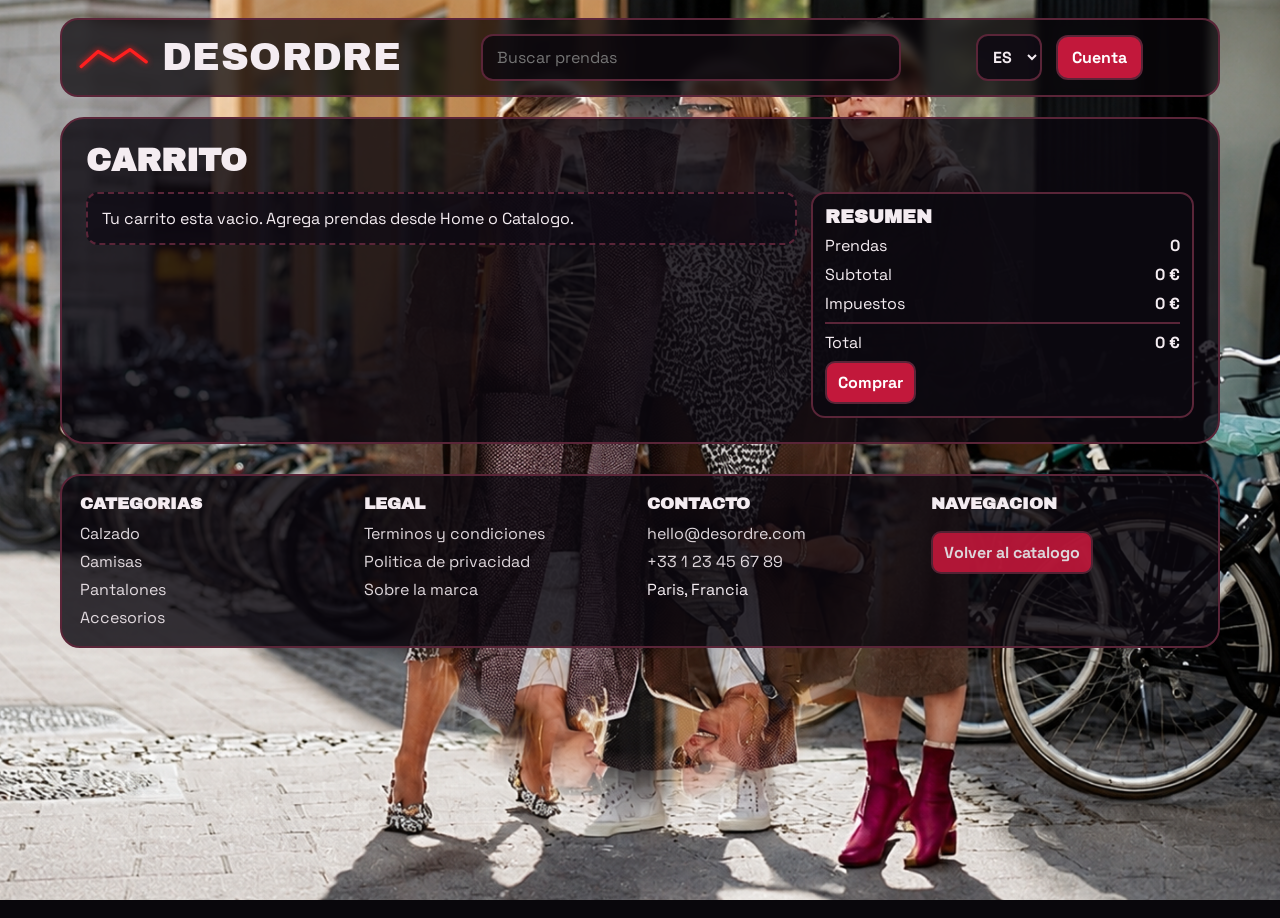
<file: cart.html>
<!doctype html>
<html lang="es">
  <head>
    <meta charset="UTF-8" />
    <meta name="viewport" content="width=device-width, initial-scale=1.0" />
    <meta name="theme-color" content="#09070c" />
    <title>Desordre | Carrito</title>
    <meta name="description" content="Vista de carrito completa de Desordre." />
    <link rel="preconnect" href="https://fonts.googleapis.com" />
    <link rel="preconnect" href="https://fonts.gstatic.com" crossorigin />
    <link
      href="https://fonts.googleapis.com/css2?family=Archivo+Black&family=Space+Grotesk:wght@400;600;700&display=swap"
      rel="stylesheet"
    />
    <link rel="stylesheet" href="style.css" />
  </head>
  <body>
    <div class="bg-layer" aria-hidden="true"></div>

    <header class="site-header">
      <nav class="navbar" aria-label="Principal">
        <a class="logo" href="index.html" aria-label="Inicio">
          <span class="logo-symbol" aria-hidden="true">
            <svg viewBox="0 0 120 48" role="img" aria-label="Trazo neon del logo">
              <path d="M8 37 L34 14 L58 28 L83 11 L108 30" />
            </svg>
          </span>
          <span class="logo-text">Desordre</span>
        </a>

        <form class="search-wrap" role="search" aria-label="Buscar productos">
          <label for="cart-search" class="sr-only">Buscar producto</label>
          <input id="cart-search" type="search" placeholder="Buscar prendas" autocomplete="off" />
        </form>

        <div class="language-wrap">
          <label for="cart-language" class="sr-only">Idioma</label>
          <select id="cart-language" class="language-select" aria-label="Seleccionar idioma">
            <option value="es">ES</option>
            <option value="en">EN</option>
            <option value="fr">FR</option>
          </select>
        </div>

        <div class="account-menu">
          <button id="cart-account-btn" class="account-btn" type="button" aria-expanded="false" aria-controls="cart-account-dropdown">Cuenta</button>
          <ul id="cart-account-dropdown" class="account-dropdown" role="menu" hidden>
            <li role="none"><a role="menuitem" href="#">Mi perfil</a></li>
            <li role="none"><a role="menuitem" href="#">Pedidos</a></li>
            <li role="none"><a role="menuitem" href="#">Favoritos</a></li>
            <li role="none"><a role="menuitem" href="cart.html">Carrito</a></li>
            <li role="none"><a role="menuitem" href="#">Cerrar sesion</a></li>
          </ul>
        </div>
      </nav>
    </header>

    <main class="cart-main" aria-labelledby="cart-title">
      <h1 id="cart-title">Carrito</h1>
      <div class="cart-layout">
        <section class="cart-list-wrap" aria-label="Productos en el carrito">
          <ul id="cart-list" class="cart-list" aria-live="polite" aria-relevant="additions removals"></ul>
        </section>

        <aside class="cart-summary" aria-label="Totalizacion">
          <h2>Resumen</h2>
          <p><span>Prendas</span><strong id="items-value">0</strong></p>
          <p><span>Subtotal</span><strong id="subtotal-value">0 EUR</strong></p>
          <p><span>Impuestos</span><strong id="tax-value">0 EUR</strong></p>
          <p class="cart-total"><span>Total</span><strong id="total-value">0 EUR</strong></p>
          <a href="checkout.html" class="work-link">Comprar</a>
        </aside>
      </div>
    </main>

    <footer class="site-footer" aria-label="Pie de pagina">
      <section class="footer-col" aria-labelledby="footer-categories">
        <h2 id="footer-categories">Categorias</h2>
        <ul>
          <li><a href="#">Calzado</a></li>
          <li><a href="#">Camisas</a></li>
          <li><a href="#">Pantalones</a></li>
          <li><a href="#">Accesorios</a></li>
        </ul>
      </section>
      <section class="footer-col" aria-labelledby="footer-legal">
        <h2 id="footer-legal">Legal</h2>
        <ul>
          <li><a href="#">Terminos y condiciones</a></li>
          <li><a href="#">Politica de privacidad</a></li>
          <li><a href="#">Sobre la marca</a></li>
        </ul>
      </section>
      <section class="footer-col" aria-labelledby="footer-contact">
        <h2 id="footer-contact">Contacto</h2>
        <ul>
          <li><a href="mailto:hello@desordre.com">hello@desordre.com</a></li>
          <li><a href="tel:+33123456789">+33 1 23 45 67 89</a></li>
          <li>Paris, Francia</li>
        </ul>
      </section>
      <section class="footer-col footer-col-work" aria-labelledby="footer-links">
        <h2 id="footer-links">Navegacion</h2>
        <a class="work-link" href="catalog.html">Volver al catalogo</a>
      </section>
    </footer>

    <script src="cart.js" defer></script>
  </body>
</html>
</file>
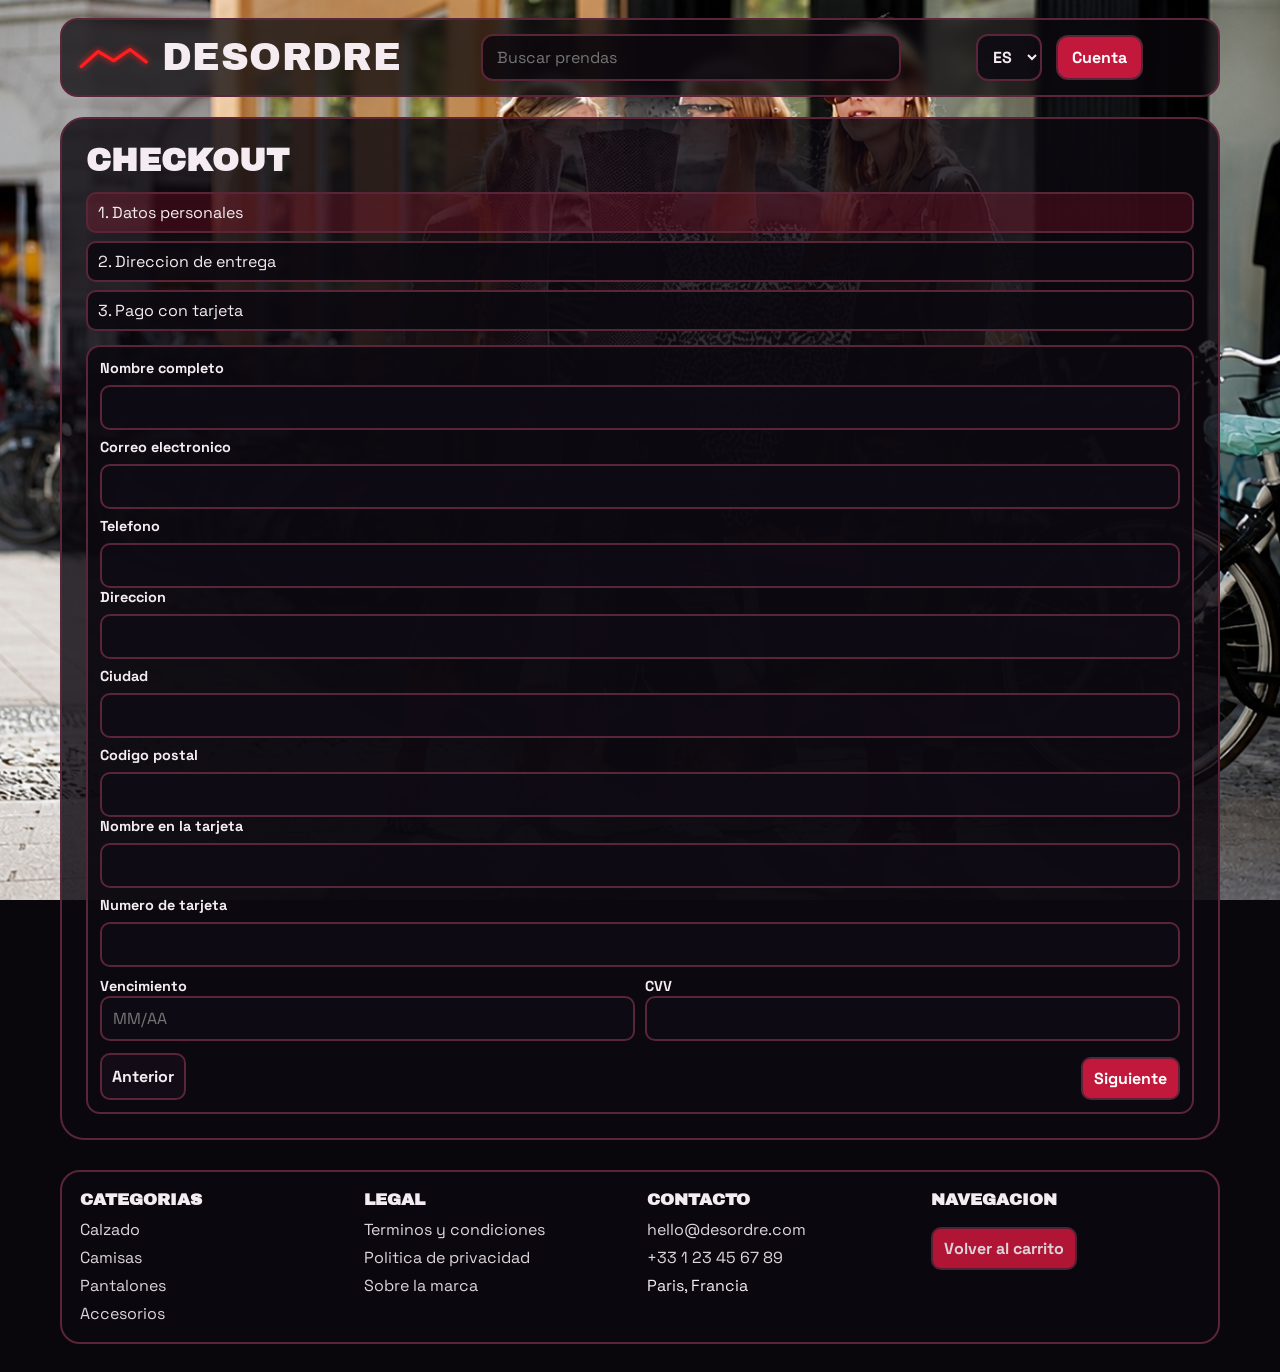
<file: checkout.html>
<!doctype html>
<html lang="es">
  <head>
    <meta charset="UTF-8" />
    <meta name="viewport" content="width=device-width, initial-scale=1.0" />
    <meta name="theme-color" content="#09070c" />
    <title>Desordre | Checkout</title>
    <meta name="description" content="Proceso de compra en 3 pasos de Desordre." />
    <link rel="preconnect" href="https://fonts.googleapis.com" />
    <link rel="preconnect" href="https://fonts.gstatic.com" crossorigin />
    <link
      href="https://fonts.googleapis.com/css2?family=Archivo+Black&family=Space+Grotesk:wght@400;600;700&display=swap"
      rel="stylesheet"
    />
    <link rel="stylesheet" href="style.css" />
  </head>
  <body>
    <div class="bg-layer" aria-hidden="true"></div>

    <header class="site-header">
      <nav class="navbar" aria-label="Principal">
        <a class="logo" href="index.html" aria-label="Inicio">
          <span class="logo-symbol" aria-hidden="true">
            <svg viewBox="0 0 120 48" role="img" aria-label="Trazo neon del logo">
              <path d="M8 37 L34 14 L58 28 L83 11 L108 30" />
            </svg>
          </span>
          <span class="logo-text">Desordre</span>
        </a>

        <form class="search-wrap" role="search" aria-label="Buscar productos">
          <label for="checkout-search" class="sr-only">Buscar producto</label>
          <input id="checkout-search" type="search" placeholder="Buscar prendas" autocomplete="off" />
        </form>

        <div class="language-wrap">
          <label for="checkout-language" class="sr-only">Idioma</label>
          <select id="checkout-language" class="language-select" aria-label="Seleccionar idioma">
            <option value="es">ES</option>
            <option value="en">EN</option>
            <option value="fr">FR</option>
          </select>
        </div>

        <div class="account-menu">
          <button id="checkout-account-btn" class="account-btn" type="button" aria-expanded="false" aria-controls="checkout-account-dropdown">Cuenta</button>
          <ul id="checkout-account-dropdown" class="account-dropdown" role="menu" hidden>
            <li role="none"><a role="menuitem" href="#">Mi perfil</a></li>
            <li role="none"><a role="menuitem" href="#">Pedidos</a></li>
            <li role="none"><a role="menuitem" href="#">Favoritos</a></li>
            <li role="none"><a role="menuitem" href="cart.html">Carrito</a></li>
            <li role="none"><a role="menuitem" href="#">Cerrar sesion</a></li>
          </ul>
        </div>
      </nav>
    </header>

    <main class="checkout-main" aria-labelledby="checkout-title">
      <h1 id="checkout-title">Checkout</h1>

      <ol class="checkout-steps" id="checkout-steps" aria-label="Pasos de checkout">
        <li class="is-active">1. Datos personales</li>
        <li>2. Direccion de entrega</li>
        <li>3. Pago con tarjeta</li>
      </ol>

      <form id="checkout-form" class="checkout-form">
        <section class="checkout-panel is-active" data-step="1">
          <label for="full-name">Nombre completo</label>
          <input id="full-name" name="fullName" type="text" autocomplete="name" required />

          <label for="email">Correo electronico</label>
          <input id="email" name="email" type="email" autocomplete="email" required />

          <label for="phone">Telefono</label>
          <input id="phone" name="phone" type="tel" autocomplete="tel" required />
        </section>

        <section class="checkout-panel" data-step="2" hidden>
          <label for="address">Direccion</label>
          <input id="address" name="address" type="text" autocomplete="street-address" required />

          <label for="city">Ciudad</label>
          <input id="city" name="city" type="text" autocomplete="address-level2" required />

          <label for="zip">Codigo postal</label>
          <input id="zip" name="zip" type="text" autocomplete="postal-code" required />
        </section>

        <section class="checkout-panel" data-step="3" hidden>
          <label for="card-name">Nombre en la tarjeta</label>
          <input id="card-name" name="cardName" type="text" required />

          <label for="card-number">Numero de tarjeta</label>
          <input id="card-number" name="cardNumber" type="text" inputmode="numeric" required />

          <div class="checkout-row">
            <div>
              <label for="card-exp">Vencimiento</label>
              <input id="card-exp" name="cardExp" type="text" placeholder="MM/AA" required />
            </div>
            <div>
              <label for="card-cvv">CVV</label>
              <input id="card-cvv" name="cardCvv" type="password" inputmode="numeric" required />
            </div>
          </div>
        </section>

        <div class="checkout-actions">
          <button id="checkout-prev" class="card-btn" type="button">Anterior</button>
          <button id="checkout-next" class="work-submit" type="button">Siguiente</button>
        </div>
      </form>
    </main>

    <footer class="site-footer" aria-label="Pie de pagina">
      <section class="footer-col" aria-labelledby="footer-categories">
        <h2 id="footer-categories">Categorias</h2>
        <ul>
          <li><a href="#">Calzado</a></li>
          <li><a href="#">Camisas</a></li>
          <li><a href="#">Pantalones</a></li>
          <li><a href="#">Accesorios</a></li>
        </ul>
      </section>
      <section class="footer-col" aria-labelledby="footer-legal">
        <h2 id="footer-legal">Legal</h2>
        <ul>
          <li><a href="#">Terminos y condiciones</a></li>
          <li><a href="#">Politica de privacidad</a></li>
          <li><a href="#">Sobre la marca</a></li>
        </ul>
      </section>
      <section class="footer-col" aria-labelledby="footer-contact">
        <h2 id="footer-contact">Contacto</h2>
        <ul>
          <li><a href="mailto:hello@desordre.com">hello@desordre.com</a></li>
          <li><a href="tel:+33123456789">+33 1 23 45 67 89</a></li>
          <li>Paris, Francia</li>
        </ul>
      </section>
      <section class="footer-col footer-col-work" aria-labelledby="footer-links">
        <h2 id="footer-links">Navegacion</h2>
        <a class="work-link" href="cart.html">Volver al carrito</a>
      </section>
    </footer>

    <script src="checkout.js" defer></script>
  </body>
</html>
</file>
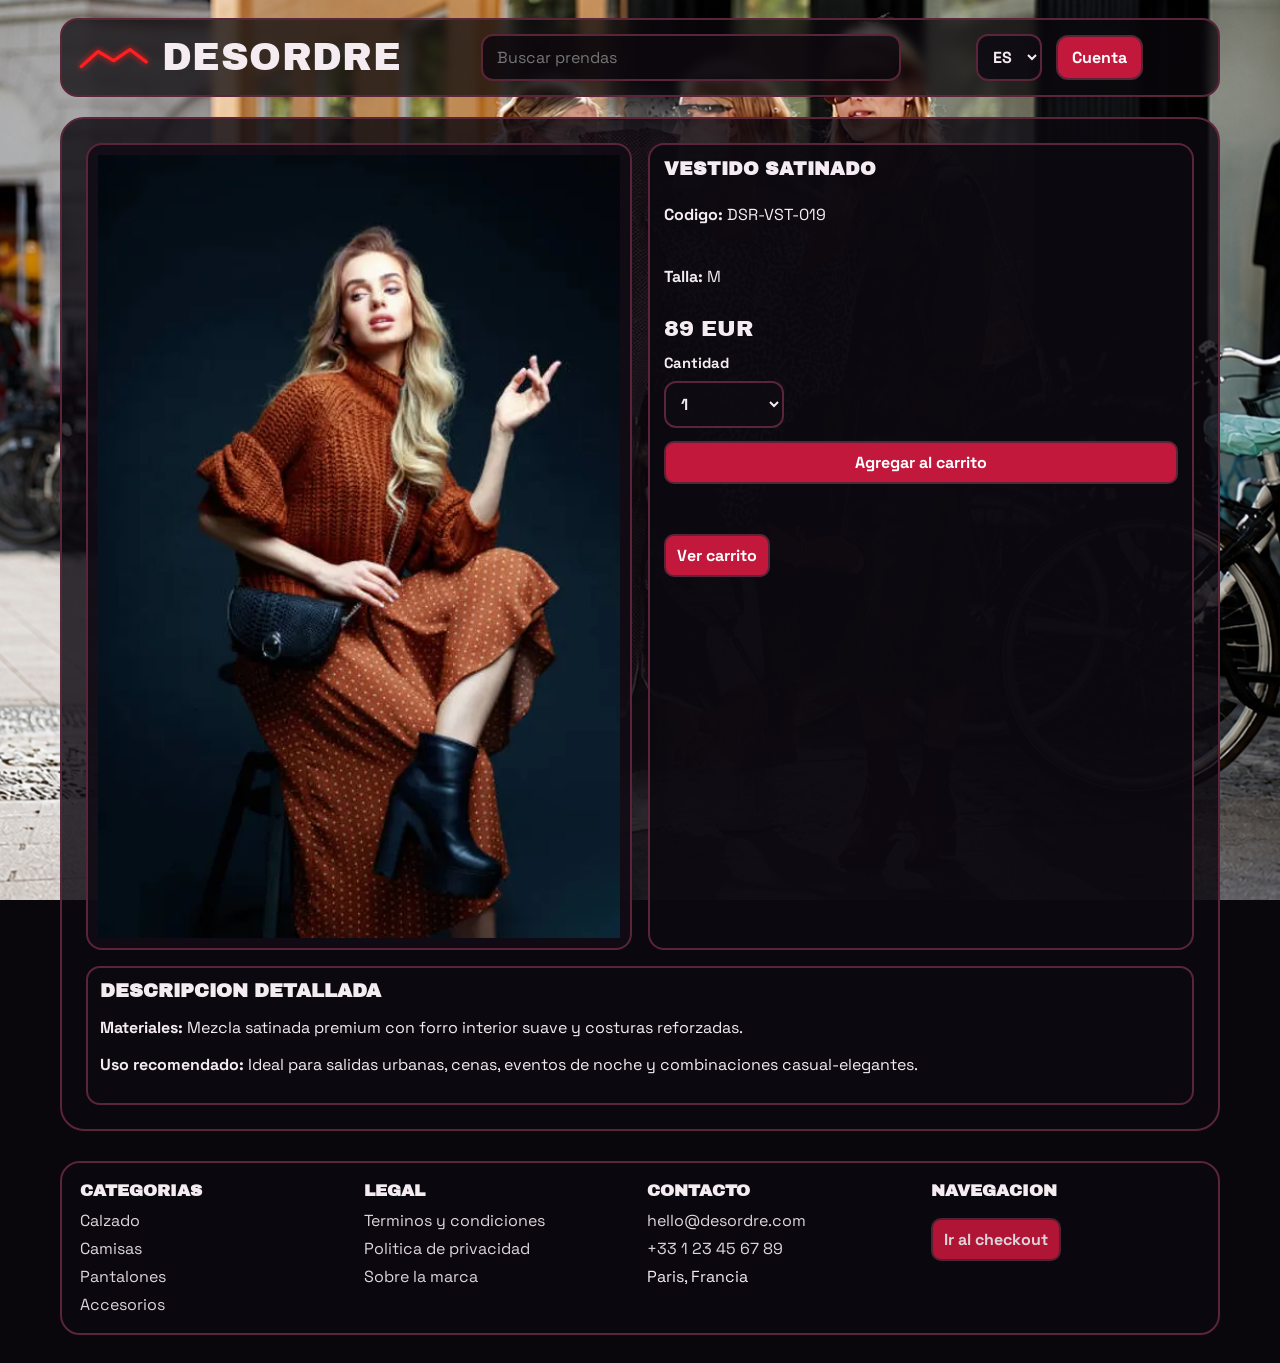
<file: product.html>
<!doctype html>
<html lang="es">
  <head>
    <meta charset="UTF-8" />
    <meta name="viewport" content="width=device-width, initial-scale=1.0" />
    <meta name="theme-color" content="#09070c" />
    <title>Desordre | Producto</title>
    <meta name="description" content="Detalle de producto Desordre." />
    <link rel="preconnect" href="https://fonts.googleapis.com" />
    <link rel="preconnect" href="https://fonts.gstatic.com" crossorigin />
    <link
      href="https://fonts.googleapis.com/css2?family=Archivo+Black&family=Space+Grotesk:wght@400;600;700&display=swap"
      rel="stylesheet"
    />
    <link rel="stylesheet" href="style.css" />
  </head>
  <body>
    <div class="bg-layer" aria-hidden="true"></div>

    <header class="site-header">
      <nav class="navbar" aria-label="Principal">
        <a class="logo" href="index.html" aria-label="Inicio">
          <span class="logo-symbol" aria-hidden="true">
            <svg viewBox="0 0 120 48" role="img" aria-label="Trazo neon del logo">
              <path d="M8 37 L34 14 L58 28 L83 11 L108 30" />
            </svg>
          </span>
          <span class="logo-text">Desordre</span>
        </a>

        <form class="search-wrap" role="search" aria-label="Buscar productos">
          <label for="product-search" class="sr-only">Buscar producto</label>
          <input id="product-search" type="search" placeholder="Buscar prendas" autocomplete="off" />
        </form>

        <div class="language-wrap">
          <label for="product-language" class="sr-only">Idioma</label>
          <select id="product-language" class="language-select" aria-label="Seleccionar idioma">
            <option value="es">ES</option>
            <option value="en">EN</option>
            <option value="fr">FR</option>
          </select>
        </div>

        <div class="account-menu">
          <button id="product-account-btn" class="account-btn" type="button" aria-expanded="false" aria-controls="product-account-dropdown">Cuenta</button>
          <ul id="product-account-dropdown" class="account-dropdown" role="menu" hidden>
            <li role="none"><a role="menuitem" href="#">Mi perfil</a></li>
            <li role="none"><a role="menuitem" href="#">Pedidos</a></li>
            <li role="none"><a role="menuitem" href="#">Favoritos</a></li>
            <li role="none"><a role="menuitem" href="cart.html">Carrito</a></li>
            <li role="none"><a role="menuitem" href="#">Cerrar sesion</a></li>
          </ul>
        </div>
      </nav>
    </header>

    <main class="product-main" aria-labelledby="product-title">
      <section class="product-layout">
        <div class="product-visual">
          <img src="assets/images/vestido.webp" alt="Vestido Satinado" id="product-image" width="1200" height="1500" decoding="async" fetchpriority="high" />
        </div>

        <article class="product-info">
          <h1 id="product-title">Vestido Satinado</h1>
          <p class="product-ref"><strong>Codigo:</strong> DSR-VST-019</p>
          <p class="product-size"><strong>Talla:</strong> M</p>
          <p class="product-price" id="product-price">89 EUR</p>

          <label for="product-qty" class="product-label">Cantidad</label>
          <select id="product-qty" class="language-select product-qty">
            <option value="1">1</option>
            <option value="2">2</option>
            <option value="3">3</option>
            <option value="4">4</option>
            <option value="5">5</option>
          </select>

          <button id="add-to-cart-btn" class="work-submit" type="button">Agregar al carrito</button>
          <p id="cart-feedback" class="cart-feedback" role="status" aria-live="polite"></p>
          <a href="cart.html" class="work-link">Ver carrito</a>
        </article>
      </section>

      <section class="product-detail" aria-labelledby="detail-title">
        <h2 id="detail-title">Descripcion detallada</h2>
        <p><strong>Materiales:</strong> Mezcla satinada premium con forro interior suave y costuras reforzadas.</p>
        <p><strong>Uso recomendado:</strong> Ideal para salidas urbanas, cenas, eventos de noche y combinaciones casual-elegantes.</p>
      </section>
    </main>

    <footer class="site-footer" aria-label="Pie de pagina">
      <section class="footer-col" aria-labelledby="footer-categories">
        <h2 id="footer-categories">Categorias</h2>
        <ul>
          <li><a href="#">Calzado</a></li>
          <li><a href="#">Camisas</a></li>
          <li><a href="#">Pantalones</a></li>
          <li><a href="#">Accesorios</a></li>
        </ul>
      </section>

      <section class="footer-col" aria-labelledby="footer-legal">
        <h2 id="footer-legal">Legal</h2>
        <ul>
          <li><a href="#">Terminos y condiciones</a></li>
          <li><a href="#">Politica de privacidad</a></li>
          <li><a href="#">Sobre la marca</a></li>
        </ul>
      </section>

      <section class="footer-col" aria-labelledby="footer-contact">
        <h2 id="footer-contact">Contacto</h2>
        <ul>
          <li><a href="mailto:hello@desordre.com">hello@desordre.com</a></li>
          <li><a href="tel:+33123456789">+33 1 23 45 67 89</a></li>
          <li>Paris, Francia</li>
        </ul>
      </section>

      <section class="footer-col footer-col-work" aria-labelledby="footer-links">
        <h2 id="footer-links">Navegacion</h2>
        <a class="work-link" href="checkout.html">Ir al checkout</a>
      </section>
    </footer>

    <script src="product.js" defer></script>
  </body>
</html>
</file>
<file: style.css>
:root {
  --ink: #f4ecf1;
  --line: #5a2538;
  --surface: rgba(12, 8, 14, 0.84);
  --accent-crimson: #c2183b;
  --accent-wine: #751428;
  --accent-bone: #d8c8d1;
  --accent-steel: #6e7788;
  --shadow: 0 16px 32px rgba(0, 0, 0, 0.45);
}

* {
  box-sizing: border-box;
}

body {
  margin: 0;
  min-height: 100vh;
  font-family: "Space Grotesk", sans-serif;
  color: var(--ink);
  background: #09070c;
  overflow-x: hidden;
}

img {
  max-width: 100%;
}

.bg-layer {
  position: fixed;
  inset: 0;
  z-index: -1;
  background:
    linear-gradient(180deg, rgba(8, 5, 10, 0.7) 0%, rgba(8, 5, 10, 0.76) 100%),
    radial-gradient(circle at 20% 12%, rgba(194, 24, 59, 0.35), transparent 42%),
    radial-gradient(circle at 78% 80%, rgba(110, 119, 136, 0.28), transparent 44%),
    linear-gradient(180deg, #130d17 0%, #0b0910 100%);
}

.bg-layer::before,
.bg-layer::after {
  content: "";
  position: absolute;
  inset: 0;
  background: url("invertidas.png") center center / cover no-repeat;
  pointer-events: none;
}

.bg-layer::before {
  transform: rotate(180deg);
  transform-origin: center;
}

.bg-layer::after {
  opacity: 0.92;
  -webkit-mask-image: radial-gradient(
    ellipse 30% 54% at 50% 50%,
    rgba(0, 0, 0, 0.96) 62%,
    rgba(0, 0, 0, 0) 76%
  );
  mask-image: radial-gradient(
    ellipse 30% 54% at 50% 50%,
    rgba(0, 0, 0, 0.96) 62%,
    rgba(0, 0, 0, 0) 76%
  );
}

.site-header,
main,
.site-footer {
  width: min(1160px, 94vw);
  margin: 0 auto;
}

.navbar {
  margin-top: 18px;
  padding: 14px;
  border: 2px solid var(--line);
  border-radius: 18px;
  background: rgba(10, 7, 12, 0.74);
  backdrop-filter: blur(5px);
  display: grid;
  grid-template-columns: auto minmax(220px, 0.7fr) auto auto;
  align-items: center;
  gap: 14px;
}

.logo {
  display: inline-flex;
  align-items: center;
  gap: 8px;
  text-decoration: none;
  color: var(--ink);
}

.logo-symbol {
  width: 78px;
  height: 38px;
  display: inline-flex;
  align-items: center;
}

.logo-symbol svg {
  width: 100%;
  height: 100%;
}

.logo-symbol path {
  fill: none;
  stroke: #ff1f1f;
  stroke-width: 5;
  stroke-linecap: round;
  stroke-linejoin: round;
  filter: drop-shadow(0 0 5px rgba(255, 31, 31, 0.95));
}

.logo-text {
  font-family: "Archivo Black", sans-serif;
  font-size: clamp(1.75rem, 3vw, 2.55rem);
  line-height: 1;
  color: var(--ink);
  letter-spacing: 0.01em;
  text-transform: uppercase;
}

.search-wrap {
  width: 100%;
  max-width: 420px;
  justify-self: end;
}

.search-wrap input {
  width: 100%;
  border: 2px solid var(--line);
  border-radius: 12px;
  font: inherit;
  color: var(--ink);
  padding: 11px 14px;
  background: var(--surface);
}

.search-wrap input:focus-visible,
.language-select:focus-visible,
.account-btn:focus-visible,
.cta:focus-visible,
.card-btn:focus-visible,
.product-modal-close:focus-visible,
.work-submit:focus-visible,
.work-link:focus-visible,
.card-image-gallery:focus-visible {
  outline: 3px solid rgba(194, 24, 59, 0.42);
  outline-offset: 2px;
}

.language-wrap {
  justify-self: end;
}

.language-select {
  border: 2px solid var(--line);
  border-radius: 12px;
  padding: 10px 11px;
  font: inherit;
  font-weight: 700;
  color: var(--ink);
  background: rgba(14, 10, 18, 0.9);
  cursor: pointer;
}

.account-menu {
  position: relative;
}

.account-btn {
  border: 2px solid var(--line);
  border-radius: 12px;
  padding: 10px 14px;
  font: inherit;
  font-weight: 700;
  background: var(--accent-crimson);
  color: #fff;
  cursor: pointer;
}

.account-dropdown {
  list-style: none;
  margin: 8px 0 0;
  padding: 8px;
  position: absolute;
  right: 0;
  min-width: 190px;
  border: 2px solid var(--line);
  border-radius: 12px;
  background: rgba(14, 10, 18, 0.96);
  box-shadow: var(--shadow);
}

.account-dropdown a {
  display: block;
  padding: 8px 10px;
  text-decoration: none;
  color: var(--ink);
  font-weight: 600;
  border-radius: 8px;
}

.account-dropdown a:hover {
  background: #281720;
}

.hero {
  margin-top: 20px;
  border: 2px solid var(--line);
  border-radius: 28px;
  padding: clamp(20px, 5vw, 48px);
  background: rgba(11, 8, 15, 0.8);
  display: grid;
  grid-template-columns: 1.1fr 0.9fr;
  gap: 16px;
  align-items: center;
}

.badge {
  margin: 0;
  display: inline-block;
  padding: 6px 11px;
  border: 2px solid var(--line);
  border-radius: 999px;
  background: #2a1721;
  color: var(--accent-bone);
  font-size: 0.86rem;
  font-weight: 700;
}

.hero h1 {
  margin: 14px 0 10px;
  font-family: "Archivo Black", sans-serif;
  text-transform: uppercase;
  line-height: 0.95;
  font-size: clamp(2rem, 5vw, 4rem);
  max-width: 13ch;
}

.hero-copy p {
  max-width: 56ch;
}

.cta {
  display: inline-flex;
  margin-top: 8px;
  border: 2px solid var(--line);
  border-radius: 12px;
  padding: 11px 15px;
  text-decoration: none;
  font-weight: 700;
  color: #fff;
  background: var(--accent-crimson);
}

.hero-copy .cta + .cta {
  margin-left: 10px;
}

.hero-art {
  min-height: 0;
  aspect-ratio: 1537 / 1023;
  position: relative;
  border: 2px solid var(--line);
  border-radius: 20px;
  background:
    linear-gradient(180deg, rgba(10, 8, 14, 0.16), rgba(10, 8, 14, 0.62)),
    url("assets/images/gorra desordre.png") center center / cover no-repeat;
  overflow: hidden;
}

.shape {
  display: none;
}

.product-section {
  margin-top: 26px;
  content-visibility: auto;
  contain-intrinsic-size: 500px;
}

.section-head h2 {
  margin: 0;
  font-family: "Archivo Black", sans-serif;
  text-transform: uppercase;
  font-size: clamp(1.5rem, 3.5vw, 2.2rem);
}

.section-head p {
  margin: 4px 0 0;
}

.product-track {
  list-style: none;
  margin: 14px 0 0;
  padding: 0 2px 8px;
  display: grid;
  grid-auto-flow: column;
  grid-auto-columns: minmax(220px, 300px);
  gap: 14px;
  overflow-x: auto;
  scroll-snap-type: x mandatory;
}

.product-track::-webkit-scrollbar {
  height: 11px;
}

.product-track::-webkit-scrollbar-thumb {
  background: #512f3e;
  border-radius: 999px;
}

.product-card {
  scroll-snap-align: start;
  border: 2px solid var(--line);
  border-radius: 16px;
  overflow: hidden;
  background: rgba(12, 8, 16, 0.88);
}

.card-image {
  height: 150px;
  border-bottom: 2px solid var(--line);
}

.card-image-gallery {
  height: 230px;
  background: rgba(16, 11, 20, 0.92);
  overflow: hidden;
  position: relative;
  display: grid;
  place-items: center;
  padding: 8px;
}

.card-image-gallery img {
  width: 100%;
  height: 100%;
  object-fit: contain;
  display: block;
  border-radius: 8px;
}

.card-image-gallery + .card-body {
  padding-top: 16px;
}

.card-body {
  padding: 12px;
}

.card-body h3 {
  margin: 0;
  font-size: 1.05rem;
}

.card-meta {
  margin: 4px 0 8px;
  font-size: 0.93rem;
  opacity: 0.82;
}

.card-row {
  display: flex;
  align-items: center;
  justify-content: space-between;
  gap: 8px;
}

.card-actions {
  display: flex;
  gap: 8px;
  flex-wrap: wrap;
  justify-content: flex-end;
}

.price {
  font-family: "Archivo Black", sans-serif;
  font-size: 1.1rem;
}

.card-btn {
  border: 2px solid var(--line);
  border-radius: 10px;
  padding: 8px 10px;
  background: rgba(20, 13, 24, 0.95);
  color: var(--ink);
  font: inherit;
  font-weight: 700;
  cursor: pointer;
}

.empty-search {
  margin: 8px 0 0;
  border: 2px dashed var(--line);
  border-radius: 12px;
  padding: 12px;
  background: rgba(15, 10, 20, 0.72);
}

.site-footer {
  margin-top: 30px;
  margin-bottom: 28px;
  padding: 18px;
  border: 2px solid var(--line);
  border-radius: 20px;
  background: rgba(11, 8, 15, 0.82);
  display: grid;
  grid-template-columns: repeat(4, minmax(0, 1fr));
  gap: 14px;
  content-visibility: auto;
  contain-intrinsic-size: 280px;
}

.footer-col h2 {
  margin: 0 0 10px;
  font-family: "Archivo Black", sans-serif;
  text-transform: uppercase;
  font-size: 1.05rem;
}

.footer-col ul {
  list-style: none;
  margin: 0;
  padding: 0;
  display: grid;
  gap: 7px;
}

.footer-col a {
  color: var(--ink);
  text-decoration: none;
  opacity: 0.9;
}

.footer-col a:hover {
  color: var(--accent-bone);
  text-decoration: underline;
}

.footer-col-work {
  display: grid;
  align-content: start;
  gap: 8px;
}

.work-link {
  display: inline-flex;
  align-items: center;
  justify-content: center;
  border: 2px solid var(--line);
  border-radius: 10px;
  padding: 9px 11px;
  background: var(--accent-crimson);
  color: #fff;
  font: inherit;
  font-weight: 700;
  text-decoration: none;
  width: fit-content;
}

.work-submit {
  margin-top: 4px;
  border: 2px solid var(--line);
  border-radius: 10px;
  padding: 9px 11px;
  background: var(--accent-crimson);
  color: #fff;
  font: inherit;
  font-weight: 700;
  cursor: pointer;
}

.register-shell {
  width: min(760px, 94vw);
  margin: 24px auto 28px;
  border: 2px solid var(--line);
  border-radius: 20px;
  padding: clamp(16px, 4vw, 24px);
  background: rgba(11, 8, 15, 0.85);
}

.register-shell h1 {
  margin: 0;
  font-family: "Archivo Black", sans-serif;
  text-transform: uppercase;
  font-size: clamp(1.6rem, 4vw, 2.4rem);
}

.register-shell p {
  margin: 8px 0 14px;
  opacity: 0.9;
}

.work-form {
  display: grid;
  gap: 10px;
}

.work-form label {
  font-size: 0.9rem;
  font-weight: 700;
}

.work-form input,
.work-form textarea {
  width: 100%;
  border: 2px solid var(--line);
  border-radius: 10px;
  background: rgba(15, 10, 20, 0.9);
  color: var(--ink);
  font: inherit;
  padding: 10px 11px;
}

.work-form textarea {
  resize: vertical;
  min-height: 96px;
}

.product-modal {
  position: fixed;
  inset: 0;
  z-index: 40;
  background: rgba(7, 5, 11, 0.74);
  backdrop-filter: blur(4px);
  display: grid;
  place-items: center;
  padding: 18px;
}

.product-modal[hidden] {
  display: none;
}

.product-modal-dialog {
  width: min(920px, 94vw);
  max-height: 92vh;
  border: 2px solid var(--line);
  border-radius: 18px;
  background: rgba(12, 9, 16, 0.98);
  box-shadow: var(--shadow);
  padding: 14px;
  display: grid;
  gap: 10px;
}

.product-modal-title {
  margin: 0;
  font-family: "Archivo Black", sans-serif;
  text-transform: uppercase;
  font-size: clamp(1.2rem, 2.8vw, 1.8rem);
}

.product-modal-image-wrap {
  height: min(72vh, 620px);
  border: 2px solid var(--line);
  border-radius: 12px;
  background: rgba(17, 12, 22, 0.94);
  padding: 10px;
}

.product-modal-image-wrap img {
  width: 100%;
  height: 100%;
  object-fit: contain;
  display: block;
}

.product-modal-close {
  justify-self: end;
  border: 2px solid var(--line);
  border-radius: 10px;
  padding: 8px 12px;
  background: rgba(20, 13, 24, 0.95);
  color: var(--ink);
  font: inherit;
  font-weight: 700;
  cursor: pointer;
}

.product-modal-nav {
  display: flex;
  align-items: center;
  justify-content: space-between;
  gap: 10px;
}

.product-modal-hint {
  margin: 0;
  opacity: 0.86;
  text-align: center;
  font-size: 0.9rem;
}

.catalog-main {
  margin-top: 20px;
  border: 2px solid var(--line);
  border-radius: 24px;
  padding: clamp(16px, 4vw, 24px);
  background: rgba(11, 8, 15, 0.82);
  content-visibility: auto;
  contain-intrinsic-size: 900px;
}

.catalog-head h1 {
  margin: 0;
  font-family: "Archivo Black", sans-serif;
  text-transform: uppercase;
  font-size: clamp(1.8rem, 4vw, 2.8rem);
}

.catalog-head p {
  margin: 6px 0 0;
  opacity: 0.9;
}

.filter-bar {
  margin-top: 16px;
  display: grid;
  grid-template-columns: repeat(3, minmax(0, 1fr));
  gap: 12px;
  padding: 12px;
  border: 2px solid var(--line);
  border-radius: 14px;
  background: rgba(14, 10, 18, 0.86);
}

.filter-field {
  display: grid;
  gap: 7px;
}

.filter-field label {
  font-size: 0.9rem;
  font-weight: 700;
}

.filter-field select {
  border: 2px solid var(--line);
  border-radius: 10px;
  background: rgba(12, 8, 16, 0.9);
  color: var(--ink);
  font: inherit;
  padding: 9px 10px;
}

.catalog-grid {
  list-style: none;
  margin: 16px 0 0;
  padding: 0;
  display: grid;
  grid-template-columns: repeat(4, minmax(0, 1fr));
  gap: 14px;
}

.catalog-card {
  border: 2px solid var(--line);
  border-radius: 14px;
  overflow: hidden;
  background: rgba(12, 8, 16, 0.9);
  min-height: 100%;
}

.catalog-image {
  height: 180px;
  border-bottom: 2px solid var(--line);
  padding: 8px;
  background: rgba(16, 11, 20, 0.9);
}

.catalog-image img {
  width: 100%;
  height: 100%;
  object-fit: contain;
  display: block;
  cursor: zoom-in;
}

.catalog-body {
  padding: 10px;
}

.catalog-body h3 {
  margin: 0;
  font-size: 1rem;
}

.catalog-meta {
  margin: 4px 0 8px;
  font-size: 0.84rem;
  opacity: 0.86;
}

.catalog-price {
  margin: 0;
  font-family: "Archivo Black", sans-serif;
  font-size: 1rem;
}

.catalog-empty {
  grid-column: 1 / -1;
  border: 2px dashed var(--line);
  border-radius: 12px;
  padding: 14px;
  background: rgba(15, 10, 20, 0.72);
}

.product-main,
.cart-main,
.checkout-main {
  margin-top: 20px;
  border: 2px solid var(--line);
  border-radius: 24px;
  padding: clamp(16px, 4vw, 24px);
  background: rgba(11, 8, 15, 0.82);
  content-visibility: auto;
  contain-intrinsic-size: 900px;
}

.product-layout {
  display: grid;
  grid-template-columns: 1fr 1fr;
  gap: 16px;
}

.product-visual {
  border: 2px solid var(--line);
  border-radius: 16px;
  background: rgba(16, 11, 20, 0.9);
  padding: 10px;
  min-height: 420px;
}

.product-visual img {
  width: 100%;
  height: 100%;
  object-fit: contain;
  display: block;
}

.product-info {
  border: 2px solid var(--line);
  border-radius: 16px;
  padding: 14px;
  background: rgba(12, 8, 16, 0.9);
  display: grid;
  align-content: start;
  gap: 9px;
}

.product-info h1 {
  margin: 0;
  font-family: "Archivo Black", sans-serif;
  text-transform: uppercase;
}

.product-price {
  margin: 4px 0;
  font-family: "Archivo Black", sans-serif;
  font-size: 1.4rem;
}

.product-label {
  font-weight: 700;
  font-size: 0.92rem;
}

.product-qty {
  width: 120px;
}

.product-detail {
  margin-top: 16px;
  border: 2px solid var(--line);
  border-radius: 14px;
  padding: 12px;
  background: rgba(12, 8, 16, 0.9);
}

.product-detail h2 {
  margin: 0 0 10px;
  font-family: "Archivo Black", sans-serif;
  text-transform: uppercase;
  font-size: 1.2rem;
}

.cart-main h1,
.checkout-main h1 {
  margin: 0;
  font-family: "Archivo Black", sans-serif;
  text-transform: uppercase;
}

.cart-layout {
  margin-top: 14px;
  display: grid;
  grid-template-columns: 1.3fr 0.7fr;
  gap: 14px;
}

.cart-list {
  list-style: none;
  margin: 0;
  padding: 0;
  display: grid;
  gap: 10px;
}

.cart-item {
  border: 2px solid var(--line);
  border-radius: 14px;
  background: rgba(12, 8, 16, 0.9);
  padding: 10px;
  display: grid;
  grid-template-columns: 110px 1fr;
  gap: 10px;
}

.cart-thumb {
  width: 100%;
  height: 110px;
  object-fit: cover;
  border-radius: 10px;
  border: 2px solid var(--line);
}

.cart-item-copy h3 {
  margin: 0 0 6px;
}

.cart-item-copy p {
  margin: 4px 0;
}

.cart-summary {
  border: 2px solid var(--line);
  border-radius: 14px;
  background: rgba(12, 8, 16, 0.9);
  padding: 12px;
  height: fit-content;
  display: grid;
  gap: 8px;
}

.cart-summary h2 {
  margin: 0;
  font-family: "Archivo Black", sans-serif;
  text-transform: uppercase;
  font-size: 1.2rem;
}

.cart-summary p {
  margin: 0;
  display: flex;
  justify-content: space-between;
  gap: 10px;
}

.cart-total {
  padding-top: 8px;
  border-top: 2px solid var(--line);
}

.checkout-steps {
  margin: 14px 0 0;
  padding: 0;
  list-style: none;
  display: grid;
  gap: 8px;
}

.checkout-steps li {
  border: 2px solid var(--line);
  border-radius: 10px;
  padding: 8px 10px;
  background: rgba(12, 8, 16, 0.9);
}

.checkout-steps li.is-active {
  background: rgba(194, 24, 59, 0.22);
}

.checkout-form {
  margin-top: 14px;
  border: 2px solid var(--line);
  border-radius: 14px;
  background: rgba(12, 8, 16, 0.9);
  padding: 12px;
}

.checkout-panel {
  display: grid;
  gap: 8px;
}

.checkout-panel label {
  font-size: 0.9rem;
  font-weight: 700;
}

.checkout-panel input {
  width: 100%;
  border: 2px solid var(--line);
  border-radius: 10px;
  background: rgba(15, 10, 20, 0.9);
  color: var(--ink);
  font: inherit;
  padding: 10px 11px;
}

.checkout-row {
  display: grid;
  grid-template-columns: 1fr 1fr;
  gap: 10px;
}

.checkout-actions {
  margin-top: 12px;
  display: flex;
  justify-content: space-between;
  gap: 10px;
}

.sr-only {
  position: absolute;
  width: 1px;
  height: 1px;
  padding: 0;
  margin: -1px;
  overflow: hidden;
  clip: rect(0, 0, 0, 0);
  white-space: nowrap;
  border: 0;
}

@media (max-width: 1024px) {
  .hero {
    grid-template-columns: 1fr;
  }

  .hero h1 {
    max-width: 100%;
  }

  .site-footer {
    grid-template-columns: repeat(2, minmax(0, 1fr));
  }

  .catalog-grid {
    grid-template-columns: repeat(3, minmax(0, 1fr));
  }
}

@media (max-width: 860px) {
  .navbar {
    grid-template-columns: 1fr;
    align-items: start;
  }

  .logo-symbol {
    width: 64px;
    height: 32px;
  }

  .account-menu {
    width: 100%;
  }

  .account-btn {
    width: 100%;
  }

  .account-dropdown {
    left: 0;
    right: auto;
    width: 100%;
  }

  .site-footer {
    grid-template-columns: 1fr;
  }

  .filter-bar {
    grid-template-columns: 1fr;
  }

  .catalog-grid {
    grid-template-columns: repeat(2, minmax(0, 1fr));
  }

  .product-layout,
  .cart-layout {
    grid-template-columns: 1fr;
  }
}

@media (max-width: 640px) {
  .hero {
    padding: 18px;
  }

  .hero-art {
    min-height: 0;
  }

  .product-track {
    grid-auto-columns: minmax(200px, 82vw);
  }

  .card-image-gallery {
    height: 210px;
  }

  .catalog-grid {
    grid-template-columns: 1fr;
  }

  .catalog-image {
    height: 220px;
  }

  .product-modal-image-wrap {
    height: min(66vh, 460px);
  }

  .product-modal-nav {
    flex-direction: column;
  }
}
</file>
